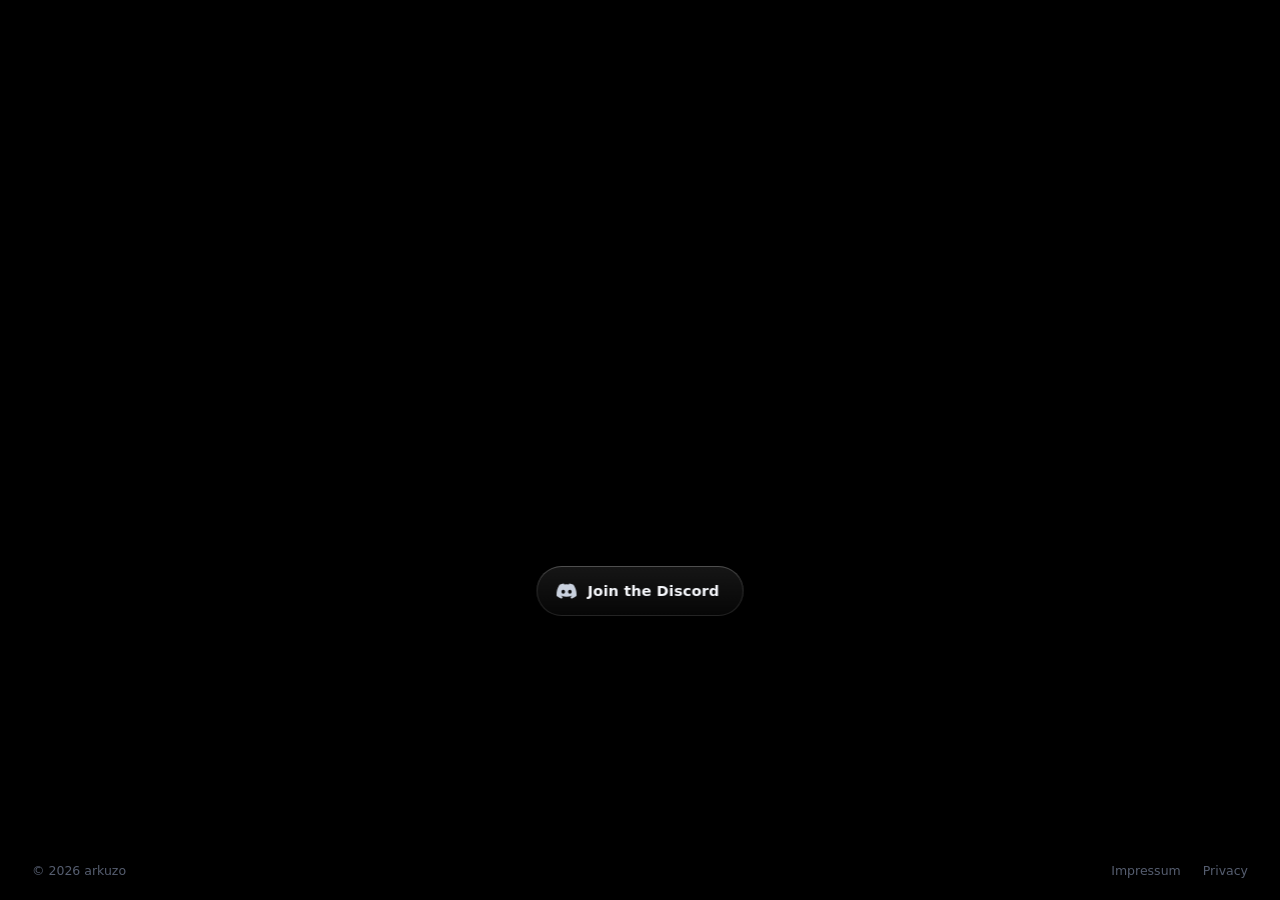
<file: index.html>
<!doctype html>
<html lang="en">
<head>
  <meta charset="utf-8">
  <meta name="viewport" content="width=device-width,initial-scale=1,viewport-fit=cover">
  <title>arkuzo</title>
  <meta name="description" content="arkuzo. Join the community on Discord.">
  <link rel="canonical" href="https://arkuzo.lol/">
  <meta name="theme-color" content="#000000">
  <meta name="color-scheme" content="dark">

  <meta property="og:type" content="website">
  <meta property="og:url" content="https://arkuzo.lol/">
  <meta property="og:title" content="arkuzo">
  <meta property="og:description" content="Join the arkuzo community on Discord.">
  <meta property="og:image" content="https://arkuzo.lol/assets/icon-512.png">
  <meta name="twitter:card" content="summary">
  <meta name="twitter:title" content="arkuzo">
  <meta name="twitter:description" content="Join the arkuzo community on Discord.">
  <meta name="twitter:image" content="https://arkuzo.lol/assets/icon-512.png">

  <link rel="icon" href="assets/icon-512.png" type="image/png">
  <link rel="apple-touch-icon" href="assets/icon-512.png">

  <link rel="preload" href="assets/fonts/michroma-latin.woff2" as="font" type="font/woff2" crossorigin>
  <link rel="stylesheet" href="styles.css?v=6">
  <script>
    // cinematic intro: only with motion allowed and WebGL around; the content shows after 7 s at the latest, whatever happens
    (function (d) {
      try {
        if (!matchMedia('(prefers-reduced-motion: reduce)').matches && window.WebGLRenderingContext) {
          d.classList.add('js-intro');
          setTimeout(function () { d.classList.add('arrived'); }, 7000);
        }
      } catch (e) { /* no intro */ }
    })(document.documentElement);
  </script>
</head>
<body class="home">
  <canvas class="sky" aria-hidden="true"></canvas>
  <canvas class="hole" aria-hidden="true"></canvas>
  <div class="vignette" aria-hidden="true"></div>
  <div class="bars" aria-hidden="true"></div>

  <main class="hero">
    <!-- the wordmark sits exactly in the centre of the hole; logo above and the door below hang off it -->
    <div class="stack">
    <div class="above"><img class="mark" src="assets/mark.png" width="152" height="159" alt=""></div>
    <h1 class="wordmark">arkuzo</h1>
    <div class="below">
    <a class="discord" href="https://discord.gg/arkuzo" data-fallback="https://discord.gg/bHqzZYeQjC" target="_blank" rel="noopener noreferrer">
      <svg viewBox="0 0 24 24" width="20" height="20" aria-hidden="true"><path fill="currentColor" d="M20.32 4.37A19.8 19.8 0 0 0 15.39 2.85a.07.07 0 0 0-.08.04c-.21.38-.45.87-.61 1.25a18.27 18.27 0 0 0-5.49 0 12.6 12.6 0 0 0-.62-1.25.08.08 0 0 0-.08-.04 19.74 19.74 0 0 0-4.93 1.52.07.07 0 0 0-.03.03C.53 9.05-.32 13.58.1 18.06a.08.08 0 0 0 .03.06 19.9 19.9 0 0 0 5.99 3.03.08.08 0 0 0 .08-.03c.46-.63.87-1.3 1.23-1.99a.08.08 0 0 0-.04-.11 13.1 13.1 0 0 1-1.87-.89.08.08 0 0 1-.01-.13c.13-.09.25-.19.37-.29a.07.07 0 0 1 .08-.01c3.93 1.79 8.18 1.79 12.06 0a.07.07 0 0 1 .08.01c.12.1.24.2.37.29a.08.08 0 0 1-.01.13c-.6.35-1.22.65-1.87.89a.08.08 0 0 0-.04.11c.36.7.78 1.36 1.23 1.99a.08.08 0 0 0 .08.03 19.84 19.84 0 0 0 6-3.03.08.08 0 0 0 .03-.06c.5-5.18-.84-9.67-3.55-13.66a.06.06 0 0 0-.03-.03ZM8.02 15.33c-1.18 0-2.16-1.09-2.16-2.42 0-1.33.96-2.42 2.16-2.42 1.21 0 2.18 1.1 2.16 2.42 0 1.33-.96 2.42-2.16 2.42Zm7.97 0c-1.18 0-2.15-1.09-2.15-2.42 0-1.33.95-2.42 2.15-2.42 1.21 0 2.18 1.1 2.16 2.42 0 1.33-.95 2.42-2.16 2.42Z"/></svg>
      <span>Join the Discord</span>
    </a>
    </div>
    </div>
  </main>

  <footer class="foot">
    <span>© 2026 arkuzo</span>
    <nav aria-label="Legal">
      <a href="impressum.html">Impressum</a>
      <a href="privacy.html">Privacy</a>
    </nav>
  </footer>

  <script>
    // Discord: the main invite first; if Discord says it no longer exists, the fallback invite.
    // Checked only when the button is clicked, so visitors who don't click never contact Discord.
    (function () {
      var a = document.querySelector('.discord'); if (!a || !window.fetch) return;
      var fb = a.getAttribute('data-fallback'), main = a.getAttribute('href');
      function code(u) { return u.replace(/^https?:\/\/(discord\.gg|discord\.com\/invite)\//, '').replace(/[^A-Za-z0-9-]/g, ''); }
      var known = null;
      try { known = sessionStorage.getItem('arkuzo-invite'); } catch (e) { /* storage blocked */ }
      if (known) a.href = known;
      a.addEventListener('click', function (e) {
        if (known || e.ctrlKey || e.metaKey || e.shiftKey || e.button) return;
        e.preventDefault();
        var done = false, go = function (url) {
          if (done) return; done = true; known = url; a.href = url;
          try { sessionStorage.setItem('arkuzo-invite', url); } catch (x) { /* storage blocked */ }
          window.open(url, '_blank', 'noopener');
        };
        setTimeout(function () { go(main); }, 2500);   // Discord slow or unreachable: the main invite
        fetch('https://discord.com/api/v10/invites/' + code(main), { credentials: 'omit', referrerPolicy: 'no-referrer' })
          .then(function (r) { go(r.status === 404 ? fb : main); })
          .catch(function () { go(main); });
      });
    })();
  </script>
  <script src="hole.js?v=11" defer></script>
  <script src="sky.js?v=3" defer></script>
</body>
</html>
</file>
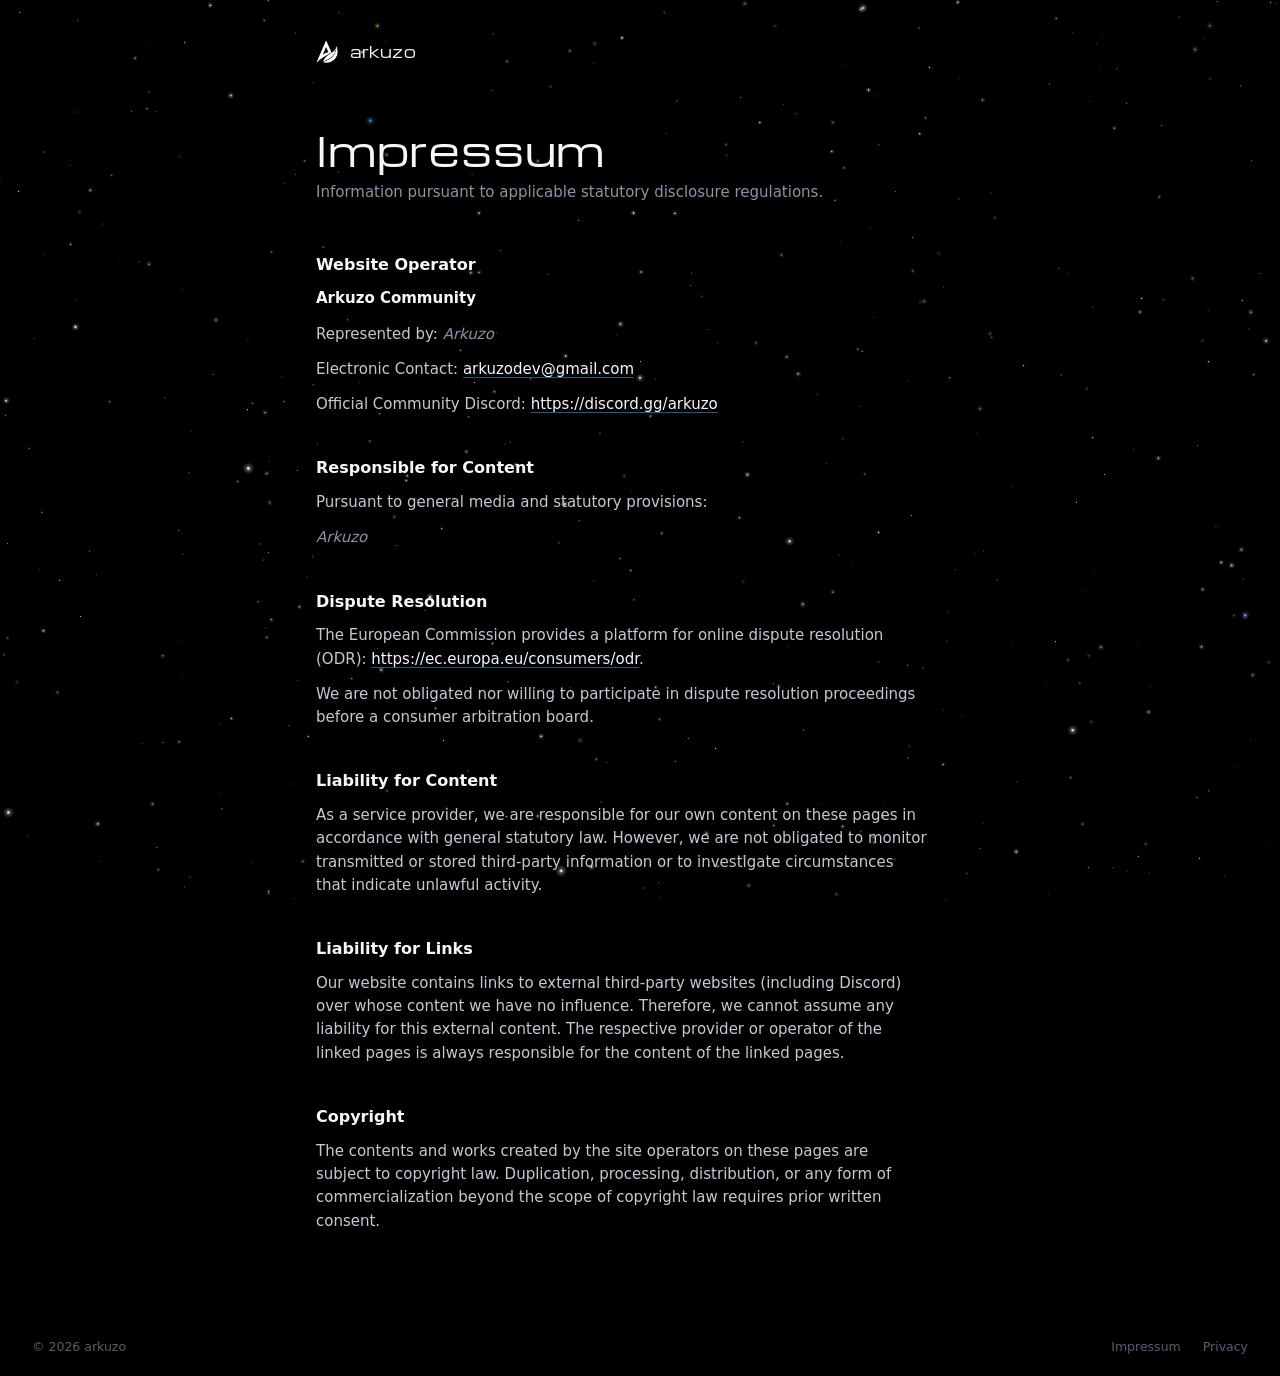
<file: impressum.html>
<!doctype html>
<html lang="en">
<head>
<meta charset="utf-8">
<meta name="viewport" content="width=device-width,initial-scale=1,viewport-fit=cover">
<title>Impressum · arkuzo</title>
<meta name="description" content="Impressum and legal information for arkuzo.lol.">
<link rel="canonical" href="https://arkuzo.lol/impressum.html">
<meta name="theme-color" content="#000000">
<meta name="color-scheme" content="dark">
<link rel="icon" href="assets/icon-512.png" type="image/png">
<link rel="preload" href="assets/fonts/michroma-latin.woff2" as="font" type="font/woff2" crossorigin>
<link rel="stylesheet" href="styles.css?v=6">
</head>
<body class="calm">
<canvas class="sky" aria-hidden="true"></canvas>
<main class="legal">
<a class="back" href="index.html"><img src="assets/mark.png" width="152" height="159" alt=""><span>arkuzo</span></a>
<h1>Impressum</h1>
<p class="lede">Information pursuant to applicable statutory disclosure regulations.</p>
<h2>Website Operator</h2>
<p><strong>Arkuzo Community</strong></p>
<p>Represented by: <em>Arkuzo</em></p>
<p>Electronic Contact: <a href="mailto:arkuzodev@gmail.com">arkuzodev@gmail.com</a></p>
<p>Official Community Discord: <a href="https://discord.gg/arkuzo" target="_blank" rel="noopener noreferrer">https://discord.gg/arkuzo</a></p>
<h2>Responsible for Content</h2>
<p>Pursuant to general media and statutory provisions:</p>
<p><em>Arkuzo</em></p>
<h2>Dispute Resolution</h2>
<p>The European Commission provides a platform for online dispute resolution (ODR): <a href="https://ec.europa.eu/consumers/odr" target="_blank" rel="noopener noreferrer">https://ec.europa.eu/consumers/odr</a>.</p>
<p>We are not obligated nor willing to participate in dispute resolution proceedings before a consumer arbitration board.</p>
<h2>Liability for Content</h2>
<p>As a service provider, we are responsible for our own content on these pages in accordance with general statutory law. However, we are not obligated to monitor transmitted or stored third-party information or to investigate circumstances that indicate unlawful activity.</p>
<h2>Liability for Links</h2>
<p>Our website contains links to external third-party websites (including Discord) over whose content we have no influence. Therefore, we cannot assume any liability for this external content. The respective provider or operator of the linked pages is always responsible for the content of the linked pages.</p>
<h2>Copyright</h2>
<p>The contents and works created by the site operators on these pages are subject to copyright law. Duplication, processing, distribution, or any form of commercialization beyond the scope of copyright law requires prior written consent.</p>
</main>
<footer class="foot">
<span>© 2026 arkuzo</span>
<nav aria-label="Legal">
<a href="impressum.html" aria-current="page">Impressum</a>
<a href="privacy.html">Privacy</a>
</nav>
</footer>
<script src="sky.js?v=3" defer></script>
</body>
</html>
</file>
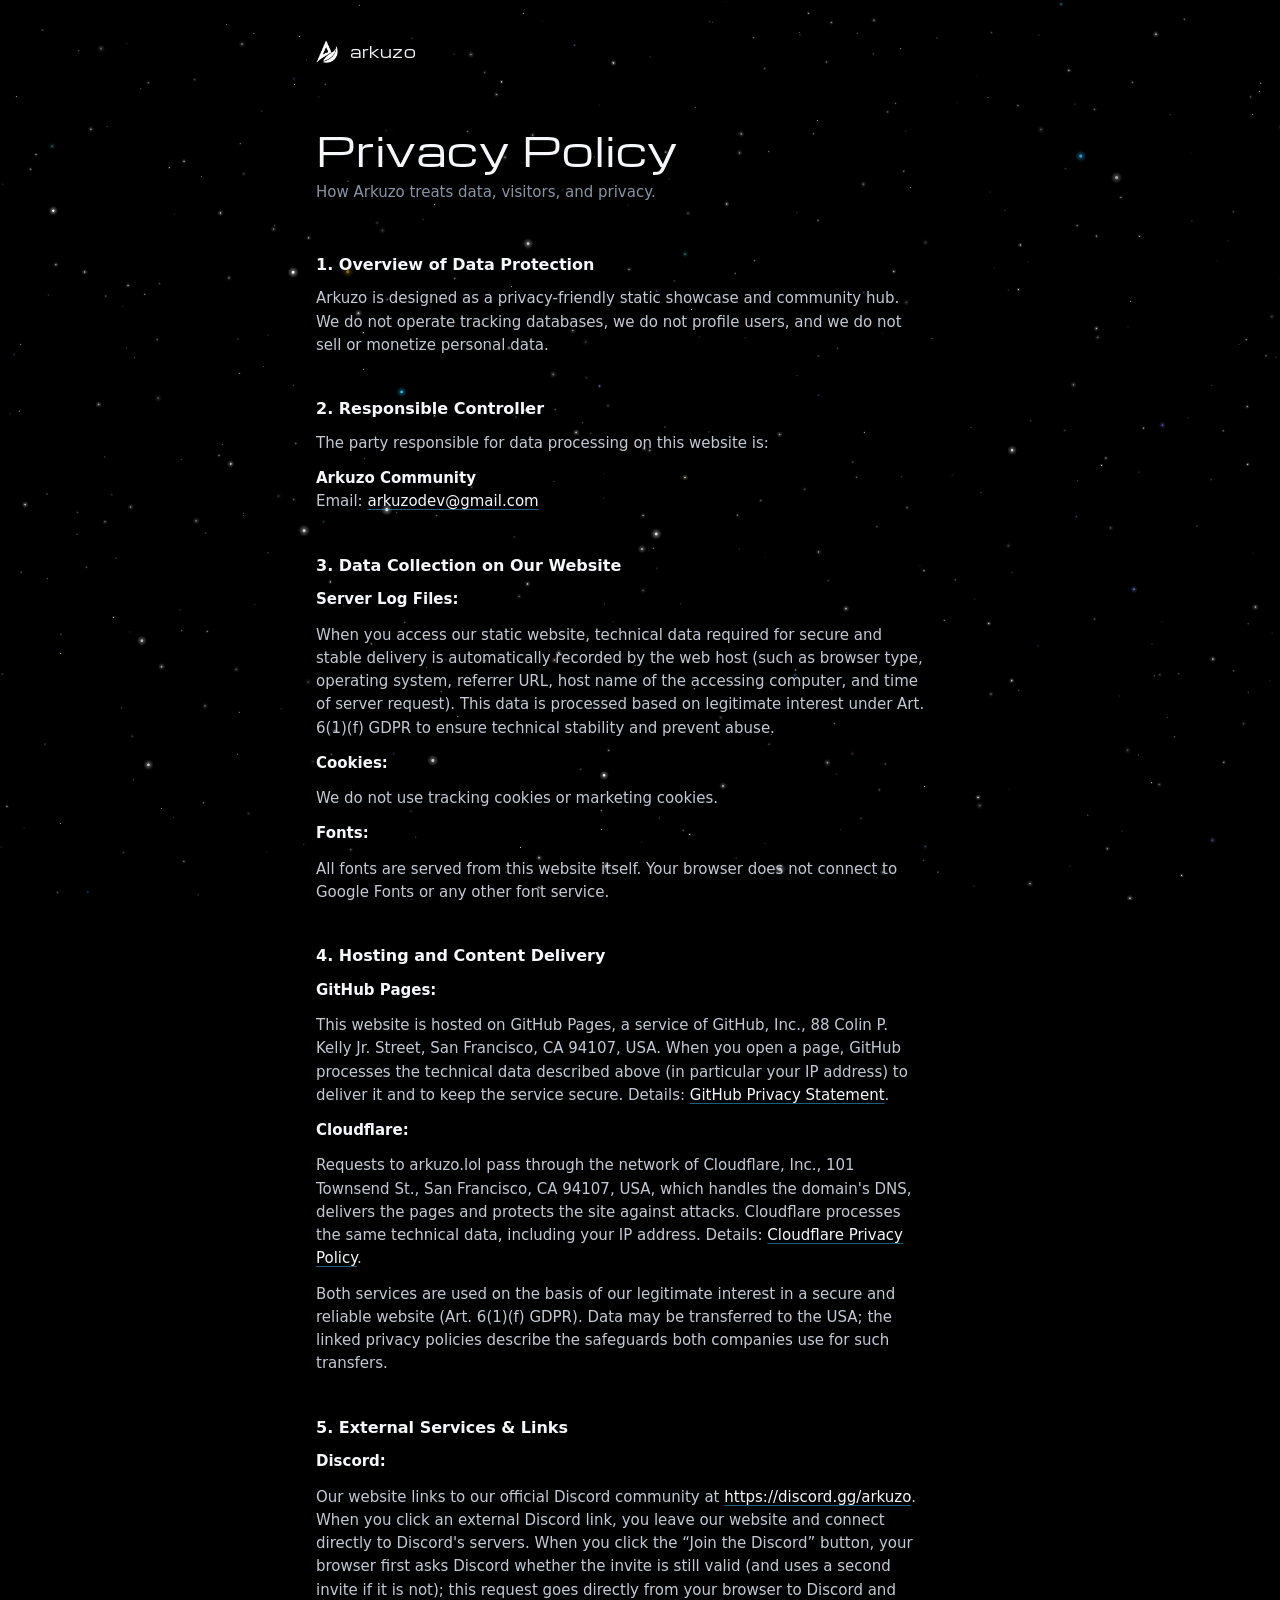
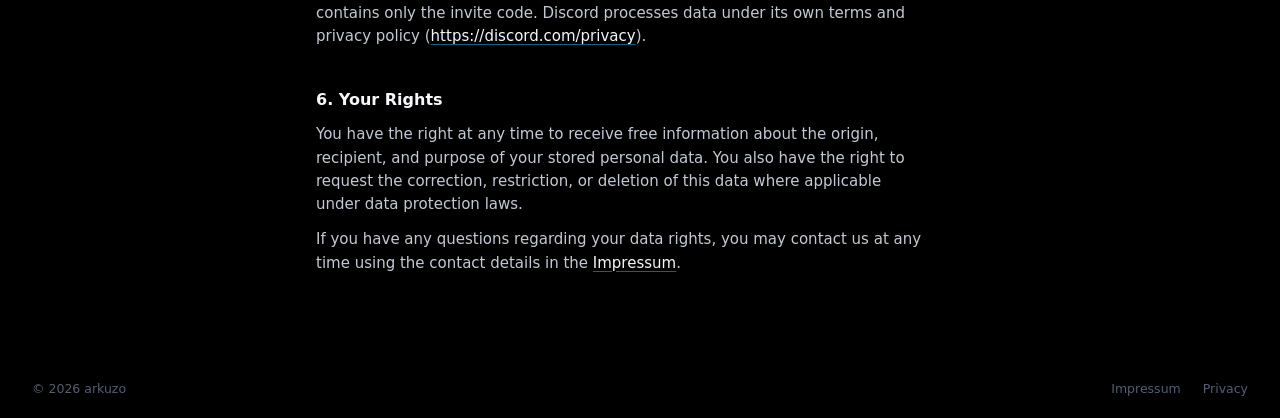
<file: privacy.html>
<!doctype html>
<html lang="en">
<head>
  <meta charset="utf-8">
  <meta name="viewport" content="width=device-width,initial-scale=1,viewport-fit=cover">
  <title>Privacy · arkuzo</title>
  <meta name="description" content="How arkuzo.lol treats data, visitors, and privacy.">
  <link rel="canonical" href="https://arkuzo.lol/privacy.html">
  <meta name="theme-color" content="#000000">
  <meta name="color-scheme" content="dark">
  <link rel="icon" href="assets/icon-512.png" type="image/png">
  <link rel="preload" href="assets/fonts/michroma-latin.woff2" as="font" type="font/woff2" crossorigin>
  <link rel="stylesheet" href="styles.css?v=6">
</head>
<body class="calm">
  <canvas class="sky" aria-hidden="true"></canvas>

  <main class="legal">
    <a class="back" href="index.html"><img src="assets/mark.png" width="152" height="159" alt=""><span>arkuzo</span></a>

    <h1>Privacy Policy</h1>
    <p class="lede">How Arkuzo treats data, visitors, and privacy.</p>

    <!-- Carried over from the previous site. Paragraphs about the removed
         "Choose Your Path" and "Project Brief" features were dropped. -->

    <h2>1. Overview of Data Protection</h2>
    <p>Arkuzo is designed as a privacy-friendly static showcase and community hub. We do not operate tracking databases, we do not profile users, and we do not sell or monetize personal data.</p>

    <h2>2. Responsible Controller</h2>
    <p>The party responsible for data processing on this website is:</p>
    <p><strong>Arkuzo Community</strong><br>
    Email: <a href="mailto:arkuzodev@gmail.com">arkuzodev@gmail.com</a></p>

    <h2>3. Data Collection on Our Website</h2>
    <p><strong>Server Log Files:</strong></p>
    <p>When you access our static website, technical data required for secure and stable delivery is automatically recorded by the web host (such as browser type, operating system, referrer URL, host name of the accessing computer, and time of server request). This data is processed based on legitimate interest under Art. 6(1)(f) GDPR to ensure technical stability and prevent abuse.</p>
    <p><strong>Cookies:</strong></p>
    <p>We do not use tracking cookies or marketing cookies.</p>
    <p><strong>Fonts:</strong></p>
    <p>All fonts are served from this website itself. Your browser does not connect to Google Fonts or any other font service.</p>

    <h2>4. Hosting and Content Delivery</h2>
    <p><strong>GitHub Pages:</strong></p>
    <p>This website is hosted on GitHub Pages, a service of GitHub, Inc., 88 Colin P. Kelly Jr. Street, San Francisco, CA 94107, USA. When you open a page, GitHub processes the technical data described above (in particular your IP address) to deliver it and to keep the service secure. Details: <a href="https://docs.github.com/en/site-policy/privacy-policies/github-general-privacy-statement" target="_blank" rel="noopener noreferrer">GitHub Privacy Statement</a>.</p>
    <p><strong>Cloudflare:</strong></p>
    <p>Requests to arkuzo.lol pass through the network of Cloudflare, Inc., 101 Townsend St., San Francisco, CA 94107, USA, which handles the domain's DNS, delivers the pages and protects the site against attacks. Cloudflare processes the same technical data, including your IP address. Details: <a href="https://www.cloudflare.com/privacypolicy/" target="_blank" rel="noopener noreferrer">Cloudflare Privacy Policy</a>.</p>
    <p>Both services are used on the basis of our legitimate interest in a secure and reliable website (Art. 6(1)(f) GDPR). Data may be transferred to the USA; the linked privacy policies describe the safeguards both companies use for such transfers.</p>

    <h2>5. External Services &amp; Links</h2>
    <p><strong>Discord:</strong></p>
    <p>Our website links to our official Discord community at <a href="https://discord.gg/arkuzo" target="_blank" rel="noopener noreferrer">https://discord.gg/arkuzo</a>. When you click an external Discord link, you leave our website and connect directly to Discord's servers. When you click the “Join the Discord” button, your browser first asks Discord whether the invite is still valid (and uses a second invite if it is not); this request goes directly from your browser to Discord and contains only the invite code. Discord processes data under its own terms and privacy policy (<a href="https://discord.com/privacy" target="_blank" rel="noopener noreferrer">https://discord.com/privacy</a>).</p>

    <h2>6. Your Rights</h2>
    <p>You have the right at any time to receive free information about the origin, recipient, and purpose of your stored personal data. You also have the right to request the correction, restriction, or deletion of this data where applicable under data protection laws.</p>
    <p>If you have any questions regarding your data rights, you may contact us at any time using the contact details in the <a href="impressum.html">Impressum</a>.</p>
  </main>

  <footer class="foot">
    <span>© 2026 arkuzo</span>
    <nav aria-label="Legal">
      <a href="impressum.html">Impressum</a>
      <a href="privacy.html" aria-current="page">Privacy</a>
    </nav>
  </footer>

  <script src="sky.js?v=3" defer></script>
</body>
</html>
</file>
<file: styles.css>
/* arkuzo.lol — black sky, one wordmark, one door. */

/* Michroma, served from this site (no request to Google). SIL Open Font License, see assets/fonts/OFL.txt */
@font-face {
  font-family: "Michroma";
  font-style: normal;
  font-weight: 400;
  font-display: swap;
  src: url("assets/fonts/michroma-latin.woff2") format("woff2");
  unicode-range: U+0000-00FF, U+0131, U+0152-0153, U+02BB-02BC, U+02C6, U+02DA, U+02DC, U+0304, U+0308, U+0329, U+2000-206F, U+20AC, U+2122, U+2191, U+2193, U+2212, U+2215, U+FEFF, U+FFFD;
}

:root {
  --void: #000000;
  --star: #f5f7fb;
  --mist: #8a93a6;  /* Arkuzo UI --muted, a touch lighter for black */
  --dim: #555d6f;   /* Arkuzo UI --dim */
  --glow: 56, 189, 248; /* Arkuzo cyan, used only for focus and glow */

  --font-display: "Michroma", "Segoe UI", system-ui, sans-serif;
  --font: "Segoe UI Variable Text", "Segoe UI", Inter, system-ui, -apple-system, "Helvetica Neue", Arial, sans-serif;
}

*, *::before, *::after { box-sizing: border-box; }

html { height: 100%; background: var(--void); }

body {
  margin: 0;
  min-height: 100%;
  min-height: 100svh;
  background: var(--void);
  color: var(--star);
  font: 400 15px/1.55 var(--font);
  -webkit-font-smoothing: antialiased;
  -moz-osx-font-smoothing: grayscale;
  text-rendering: optimizeLegibility;
  display: flex;
  flex-direction: column;
  overflow-x: hidden;
}

::selection { background: rgba(var(--glow), .35); color: #fff; }

a { color: inherit; }

:focus-visible {
  outline: none;
  box-shadow: 0 0 0 2px var(--void), 0 0 0 3.5px rgba(var(--glow), .9);
  border-radius: 6px;
}

/* ---------- sky ---------- */

.sky {
  position: fixed;
  inset: 0;
  width: 100%;
  height: 100%;
  display: block;
  z-index: 0;
  pointer-events: none;
}

/* the black hole (hole.js) sits over the meteors and under the content */
.hole {
  position: fixed;
  inset: 0;
  width: 100%;
  height: 100%;
  display: block;
  z-index: 0;
  pointer-events: none;
}

/* a soft lens vignette */
.vignette {
  position: fixed;
  inset: 0;
  z-index: 0;
  pointer-events: none;
  background: radial-gradient(ellipse 120% 95% at 50% 50%, transparent 50%, rgba(0, 0, 0, .7) 100%);
}

/* letterbox bars: shown while the intro plays, they slide away as the page arrives */
.bars { position: fixed; inset: 0; z-index: 3; pointer-events: none; }
.bars::before, .bars::after {
  content: "";
  position: absolute;
  left: 0;
  right: 0;
  height: 0;
  background: #000;
  transition: height 1.4s cubic-bezier(.65, 0, .35, 1) .2s;
}
.bars::before { top: 0; }
.bars::after { bottom: 0; }
html.js-intro .bars::before, html.js-intro .bars::after { height: 11vh; }
html.js-intro.arrived .bars::before, html.js-intro.arrived .bars::after { height: 0; }

/* cinematic arrival: the mark ignites, the wordmark condenses out of a blur, then the line, the door and the footer */
html.js-intro .hero { animation: none; }
html.js-intro .mark,
html.js-intro .wordmark,
html.js-intro .discord,
html.js-intro .foot { opacity: 0; }
html.js-intro .mark { transform: scale(.82); filter: blur(10px); }
html.js-intro .wordmark { letter-spacing: .42em; filter: blur(14px); }
html.js-intro .discord { transform: translateY(12px); }

html.js-intro.arrived .mark {
  opacity: 1; transform: none;
  filter: drop-shadow(0 0 18px rgba(var(--glow), .28)) drop-shadow(0 0 2px rgba(255, 255, 255, .35));
  transition: opacity 1.1s ease, transform 1.6s cubic-bezier(.16, 1, .3, 1), filter 1.4s ease;
}
html.js-intro.arrived .wordmark {
  opacity: 1; letter-spacing: .04em; filter: blur(0);
  transition: opacity 1.2s ease .15s, letter-spacing 2.2s cubic-bezier(.16, 1, .3, 1) .15s, filter 1.6s ease .15s;
}
html.js-intro.arrived .discord {
  opacity: 1; transform: none;
  transition: opacity 1s ease 1.05s, transform 1.2s cubic-bezier(.16, 1, .3, 1) 1.05s, box-shadow .25s ease, background .25s ease;
}
html.js-intro.arrived .discord:hover { transform: translateY(-1px); transition: box-shadow .25s ease, background .25s ease, transform .25s cubic-bezier(.3, 1.4, .5, 1); }
html.js-intro.arrived .discord:active { transform: translateY(0) scale(.985); }
html.js-intro.arrived .foot { opacity: 1; transition: opacity 1.2s ease 1.4s; }

/* the faintest Arkuzo bloom behind the mark, so the centre has depth */
body.home::before {
  content: "";
  position: fixed;
  left: 50%;
  top: 50%;
  width: min(900px, 140vw);
  aspect-ratio: 1;
  transform: translate(-50%, -50%);
  background: radial-gradient(closest-side, rgba(var(--glow), .03), rgba(var(--glow), .01) 40%, transparent 70%);
  pointer-events: none;
  z-index: 0;
}

/* ---------- hero ---------- */

.hero {
  /* the whole screen; the wordmark sits exactly in its centre, which is also the hole's centre (hole.js) */
  position: fixed;
  inset: 0;
  z-index: 1;
  display: grid;
  place-items: center;
  text-align: center;
  padding: 0 16px;
  pointer-events: none;
  animation: arrive .7s cubic-bezier(.2, .7, .2, 1) both;
}

.stack { position: relative; pointer-events: auto; }
/* logo above and the door below hang off the wordmark, so they never shift its centre; the gap grows with the hole */
.above, .below { position: absolute; left: 50%; display: flex; justify-content: center; width: max-content; transform: translateX(-50%); }
.above { bottom: 100%; padding-bottom: var(--gap, 34px); }
.below { top: 100%; padding-top: var(--gap, 40px); }

@keyframes arrive {
  from { opacity: 0; transform: translateY(8px); }
  to   { opacity: 1; transform: none; }
}

.mark {
  width: 46px;
  height: auto;
  margin: 0 0 0 6px; /* the leaf pulls the glyph's weight left; nudge it to optical centre */
  filter: drop-shadow(0 0 18px rgba(var(--glow), .28)) drop-shadow(0 0 2px rgba(255, 255, 255, .35));
  user-select: none;
  -webkit-user-drag: none;
}

.wordmark {
  margin: 0;
  font-family: var(--font-display);
  font-weight: 400;
  font-size: var(--wm, clamp(42px, 9vw, 100px));
  line-height: 1;
  letter-spacing: .04em;
  /* brushed metal, like the Arkuzo banner lettering */
  background: linear-gradient(180deg, #ffffff 0%, #eef1f6 42%, #a9b1c0 100%);
  -webkit-background-clip: text;
  background-clip: text;
  color: transparent;
  padding-left: .04em; /* balance trailing letter-spacing */
}

/* hole.js draws the wordmark itself, bent by the hole; the text stays here for screen readers, search and selection */
/* the mark now lives inside the hole (hole.js); the small one above the wordmark stays only as the fallback */
html.mark-in-hole .above { display: none; }

html.lensed .wordmark { color: transparent; background: none; -webkit-text-fill-color: transparent; }
html.lensed.js-intro .wordmark, html.lensed.js-intro.arrived .wordmark { opacity: 1; filter: none; letter-spacing: .04em; transition: none; }

/* ---------- discord pill ---------- */

.discord {
  --ring: rgba(255, 255, 255, .12);
  position: relative;
  display: inline-flex;
  align-items: center;
  gap: 11px;
  height: 50px;
  padding: 0 24px 0 20px;
  border-radius: 999px;
  text-decoration: none;
  color: var(--star);
  font-size: 14.5px;
  font-weight: 600;
  letter-spacing: .01em;
  background:
    linear-gradient(180deg, rgba(255, 255, 255, .085), rgba(255, 255, 255, .025));
  box-shadow:
    inset 0 1px 0 rgba(255, 255, 255, .14),      /* top sheen */
    inset 0 0 0 1px var(--ring),                  /* hairline */
    0 0 0 1px rgba(0, 0, 0, .9),                  /* dark edge */
    0 12px 32px rgba(0, 0, 0, .6);
  -webkit-backdrop-filter: blur(10px) saturate(140%);
  backdrop-filter: blur(10px) saturate(140%);
  transition: box-shadow .25s ease, background .25s ease, transform .25s cubic-bezier(.3, 1.4, .5, 1);
}

.discord svg { flex: none; color: #c9d1de; transition: color .25s ease; }

.discord:hover {
  --ring: rgba(var(--glow), .45);
  background: linear-gradient(180deg, rgba(var(--glow), .14), rgba(var(--glow), .04));
  box-shadow:
    inset 0 1px 0 rgba(255, 255, 255, .18),
    inset 0 0 0 1px var(--ring),
    0 0 0 1px rgba(0, 0, 0, .9),
    0 12px 32px rgba(0, 0, 0, .6),
    0 0 36px rgba(var(--glow), .22);
  transform: translateY(-1px);
}

.discord:hover svg { color: #fff; }
.discord:active { transform: translateY(0) scale(.985); }

.discord:focus-visible {
  border-radius: 999px;
  box-shadow:
    inset 0 1px 0 rgba(255, 255, 255, .14),
    inset 0 0 0 1px rgba(var(--glow), .6),
    0 0 0 2px var(--void),
    0 0 0 3.5px rgba(var(--glow), .9);
}

/* ---------- footer ---------- */

.foot {
  position: relative;
  z-index: 1;
  display: flex;
  justify-content: space-between;
  align-items: center;
  gap: 16px;
  padding: 20px clamp(16px, 3vw, 32px) max(20px, env(safe-area-inset-bottom));
  font-size: 12.5px;
  color: var(--dim);
}

body.home .foot { position: fixed; left: 0; right: 0; bottom: 0; z-index: 2; }

.foot nav { display: flex; gap: 22px; }

.foot a {
  text-decoration: none;
  color: var(--dim);
  transition: color .2s ease;
}

.foot a:hover { color: var(--star); }

/* ---------- legal pages ---------- */

.legal {
  position: relative;
  z-index: 1;
  flex: 1;
  width: 100%;
  max-width: 680px;
  margin: 0 auto;
  padding: 40px 16px 72px;
}

.legal .back {
  display: inline-flex;
  align-items: center;
  gap: 12px;
  text-decoration: none;
  margin-bottom: 64px;
}

.legal .back img { width: 22px; height: auto; }

.legal .back span {
  font-family: var(--font-display);
  font-size: 15px;
  letter-spacing: .04em;
}

.legal h1 {
  margin: 0 0 8px;
  font-family: var(--font-display);
  font-weight: 400;
  font-size: clamp(28px, 5vw, 40px);
  letter-spacing: .02em;
  line-height: 1.15;
}

.legal .lede { margin: 0 0 48px; color: var(--mist); }

.legal h2 {
  margin: 40px 0 10px;
  font-size: 16px;
  font-weight: 650;
  color: var(--star);
}

.legal p { margin: 0 0 12px; color: #c3c9d4; max-width: 64ch; }
.legal strong { color: var(--star); font-weight: 600; }
.legal em { color: var(--mist); }

.legal a {
  color: var(--star);
  text-decoration: underline;
  text-decoration-color: rgba(var(--glow), .5);
  text-underline-offset: 3px;
  overflow-wrap: anywhere;
}

.legal a:hover { text-decoration-color: rgba(var(--glow), 1); }

/* ---------- small screens ---------- */

@media (max-width: 560px) {
  .mark { width: 36px; }
  .discord { height: 46px; font-size: 14px; }
  .foot { flex-direction: column-reverse; gap: 10px; }
}

@media (prefers-reduced-motion: reduce) {
  .hero { animation: none; }
  .discord, .discord svg, .foot a { transition: none; }
}
</file>
